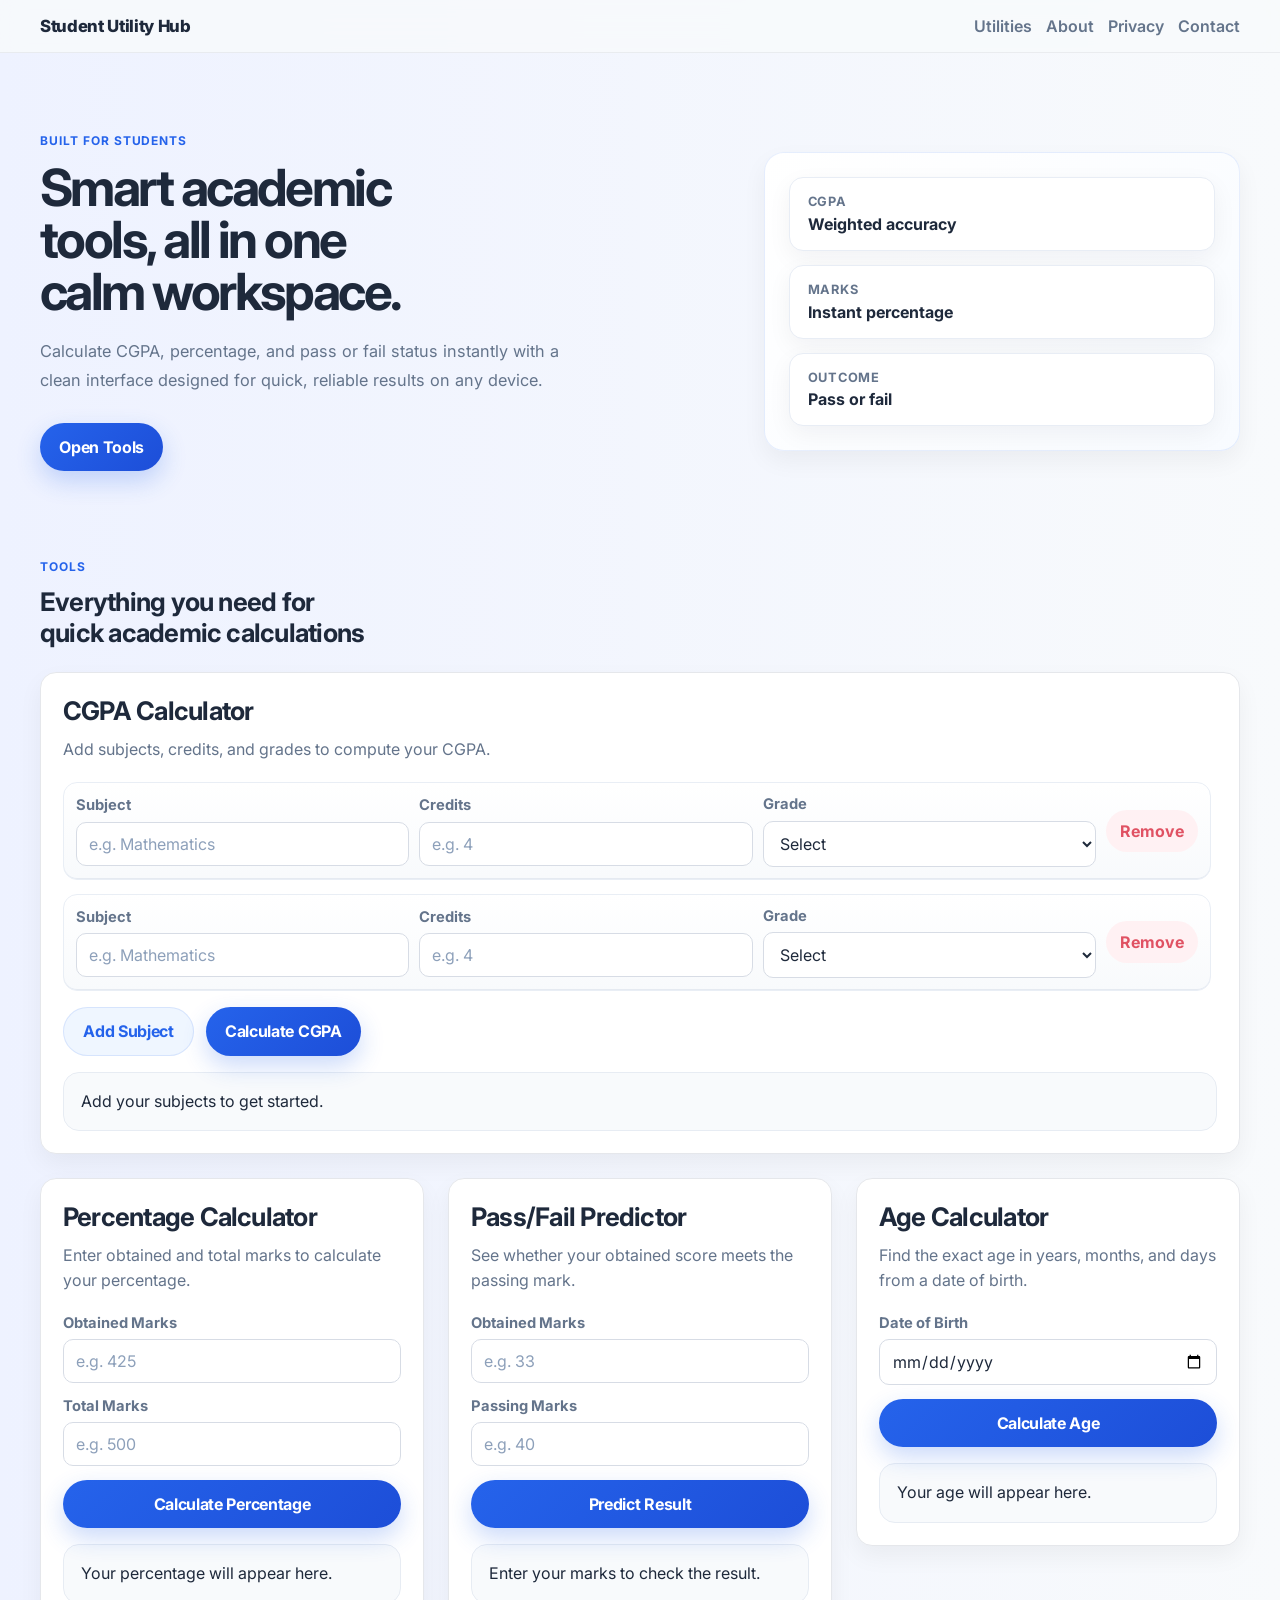
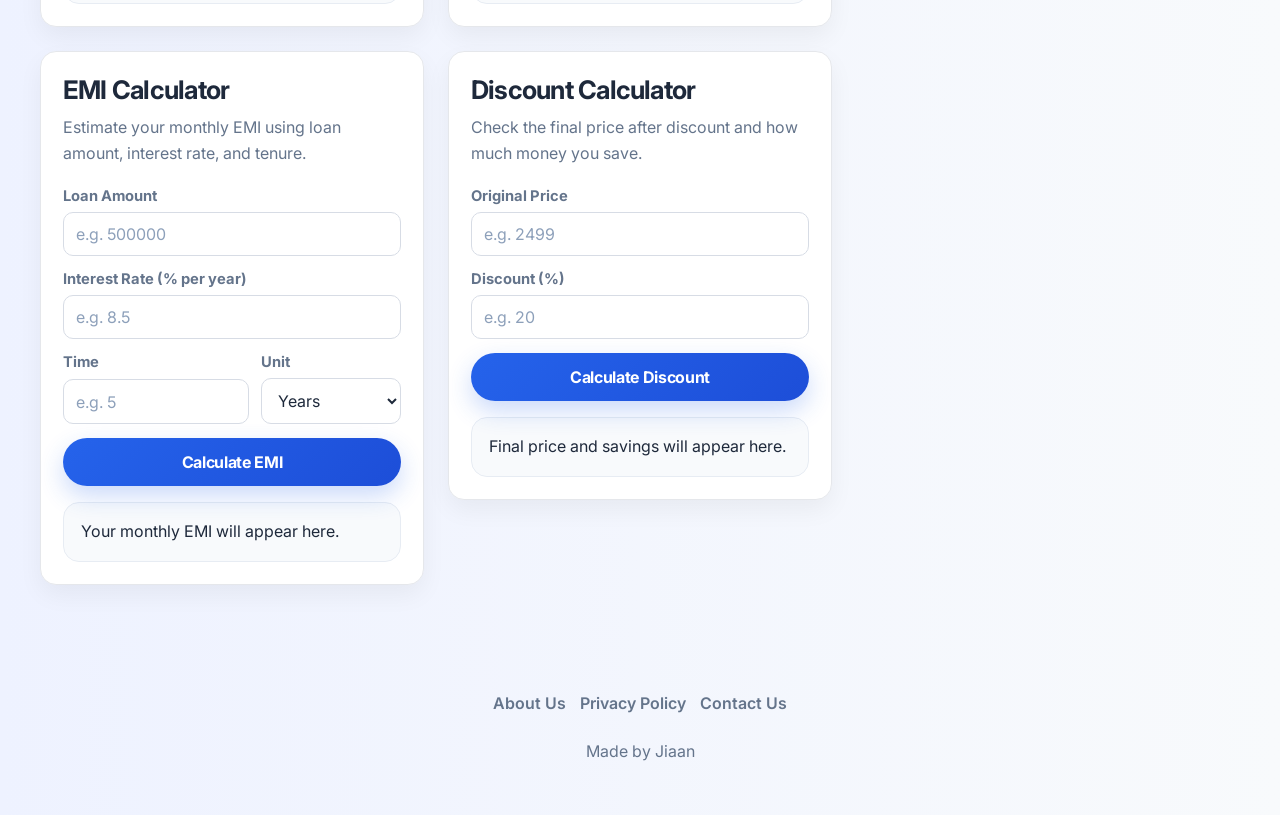
<file: index.html>
<!DOCTYPE html>
<html lang="en">
<head>
  <meta name="google-adsense-account" content="ca-pub-6342407589181909">
  <script async src="https://pagead2.googlesyndication.com/pagead/js/adsbygoogle.js?client=ca-pub-6342407589181909"
       crossorigin="anonymous"></script>
  <meta charset="UTF-8">
  <meta name="viewport" content="width=device-width, initial-scale=1.0">
  <meta
    name="description"
    content="Student Utility Hub offers fast CGPA, percentage, and pass/fail calculations in one clean, mobile-friendly website."
  >
  <title>Student Utility Hub | CGPA, Percentage & Pass/Fail Calculators</title>
  <link rel="preconnect" href="https://fonts.googleapis.com">
  <link rel="preconnect" href="https://fonts.gstatic.com" crossorigin>
  <link
    href="https://fonts.googleapis.com/css2?family=Inter:wght@400;500;600;700;800&display=swap"
    rel="stylesheet"
  >
  <link rel="stylesheet" href="style.css">
</head>
<body>
  <nav class="navbar">
    <div class="container nav-content">
      <a class="brand" href="index.html">Student Utility Hub</a>
      <div class="nav-links">
        <a class="nav-link" href="index.html#tools">Utilities</a>
        <a class="nav-link" href="about.html">About</a>
        <a class="nav-link" href="privacy.html">Privacy</a>
        <a class="nav-link" href="contact.html">Contact</a>
      </div>
    </div>
  </nav>

  <main id="top">
    <section class="hero">
      <div class="container hero-grid">
        <div class="hero-copy">
          <p class="eyebrow">Built for students</p>
          <h1>Smart academic tools, all in one calm workspace.</h1>
          <p class="hero-text">
            Calculate CGPA, percentage, and pass or fail status instantly with a clean interface
            designed for quick, reliable results on any device.
          </p>
          <a class="button button-primary hero-button" href="#tools">Open Tools</a>
        </div>
        <div class="hero-panel" aria-hidden="true">
          <div class="floating-card">
            <span>CGPA</span>
            <strong>Weighted accuracy</strong>
          </div>
          <div class="floating-card">
            <span>Marks</span>
            <strong>Instant percentage</strong>
          </div>
          <div class="floating-card">
            <span>Outcome</span>
            <strong>Pass or fail</strong>
          </div>
        </div>
      </div>
    </section>

    <section class="tools-section" id="tools">
      <div class="container">
        <div class="section-heading">
          <p class="eyebrow">Tools</p>
          <h2>Everything you need for quick academic calculations</h2>
        </div>

        <div class="tools-layout">
          <article class="tool-card tool-card-featured">
            <div class="card-head">
              <h2>CGPA Calculator</h2>
              <p>Add subjects, credits, and grades to compute your CGPA.</p>
            </div>

            <div id="subject-list" class="subject-list" aria-live="polite"></div>

            <div class="card-actions">
              <button class="button button-secondary" id="add-subject-btn" type="button">Add Subject</button>
              <button class="button button-primary" id="calculate-cgpa-btn" type="button">Calculate CGPA</button>
            </div>

            <div class="result-box" id="cgpa-result" role="status" aria-live="polite">
              Add your subjects to get started.
            </div>
          </article>

          <div class="card-grid">
            <article class="tool-card">
              <div class="card-head">
                <h2>Percentage Calculator</h2>
                <p>Enter obtained and total marks to calculate your percentage.</p>
              </div>

              <form id="percentage-form" class="stacked-form" novalidate>
                <label class="field">
                  <span>Obtained Marks</span>
                  <input id="obtained-marks" type="number" min="0" step="0.01" placeholder="e.g. 425">
                </label>

                <label class="field">
                  <span>Total Marks</span>
                  <input id="total-marks" type="number" min="0" step="0.01" placeholder="e.g. 500">
                </label>

                <button class="button button-primary" type="submit">Calculate Percentage</button>
              </form>

              <div class="result-box" id="percentage-result" role="status" aria-live="polite">
                Your percentage will appear here.
              </div>
            </article>

            <article class="tool-card">
              <div class="card-head">
                <h2>Pass/Fail Predictor</h2>
                <p>See whether your obtained score meets the passing mark.</p>
              </div>

              <form id="passfail-form" class="stacked-form" novalidate>
                <label class="field">
                  <span>Obtained Marks</span>
                  <input id="student-score" type="number" min="0" step="0.01" placeholder="e.g. 33">
                </label>

                <label class="field">
                  <span>Passing Marks</span>
                  <input id="passing-score" type="number" min="0" step="0.01" placeholder="e.g. 40">
                </label>

                <button class="button button-primary" type="submit">Predict Result</button>
              </form>

              <div class="result-box" id="passfail-result" role="status" aria-live="polite">
                Enter your marks to check the result.
              </div>
            </article>

            <article class="tool-card">
              <div class="card-head">
                <h2>Age Calculator</h2>
                <p>Find the exact age in years, months, and days from a date of birth.</p>
              </div>

              <form id="age-form" class="stacked-form" novalidate>
                <label class="field">
                  <span>Date of Birth</span>
                  <input id="date-of-birth" type="date">
                </label>

                <button class="button button-primary" type="submit">Calculate Age</button>
              </form>

              <div class="result-box" id="age-result" role="status" aria-live="polite">
                Your age will appear here.
              </div>
            </article>

            <article class="tool-card">
              <div class="card-head">
                <h2>EMI Calculator</h2>
                <p>Estimate your monthly EMI using loan amount, interest rate, and tenure.</p>
              </div>

              <form id="emi-form" class="stacked-form" novalidate>
                <label class="field">
                  <span>Loan Amount</span>
                  <input id="loan-amount" type="number" min="0" step="0.01" placeholder="e.g. 500000">
                </label>

                <label class="field">
                  <span>Interest Rate (% per year)</span>
                  <input id="interest-rate" type="number" min="0" step="0.01" placeholder="e.g. 8.5">
                </label>

                <div class="inline-fields">
                  <label class="field">
                    <span>Time</span>
                    <input id="loan-time" type="number" min="0" step="1" placeholder="e.g. 5">
                  </label>

                  <label class="field">
                    <span>Unit</span>
                    <select id="loan-time-unit">
                      <option value="years">Years</option>
                      <option value="months">Months</option>
                    </select>
                  </label>
                </div>

                <button class="button button-primary" type="submit">Calculate EMI</button>
              </form>

              <div class="result-box" id="emi-result" role="status" aria-live="polite">
                Your monthly EMI will appear here.
              </div>
            </article>

            <article class="tool-card">
              <div class="card-head">
                <h2>Discount Calculator</h2>
                <p>Check the final price after discount and how much money you save.</p>
              </div>

              <form id="discount-form" class="stacked-form" novalidate>
                <label class="field">
                  <span>Original Price</span>
                  <input id="original-price" type="number" min="0" step="0.01" placeholder="e.g. 2499">
                </label>

                <label class="field">
                  <span>Discount (%)</span>
                  <input id="discount-percent" type="number" min="0" step="0.01" placeholder="e.g. 20">
                </label>

                <button class="button button-primary" type="submit">Calculate Discount</button>
              </form>

              <div class="result-box" id="discount-result" role="status" aria-live="polite">
                Final price and savings will appear here.
              </div>
            </article>
          </div>
        </div>
      </div>
    </section>
  </main>

  <footer class="footer">
    <div class="container">
      <div class="footer-links">
        <a class="nav-link" href="about.html">About Us</a>
        <a class="nav-link" href="privacy.html">Privacy Policy</a>
        <a class="nav-link" href="contact.html">Contact Us</a>
      </div>
      <p>Made by Jiaan</p>
    </div>
  </footer>

  <template id="subject-row-template">
    <div class="subject-row">
      <label class="field">
        <span>Subject</span>
        <input class="subject-name" type="text" maxlength="50" placeholder="e.g. Mathematics">
      </label>

      <label class="field">
        <span>Credits</span>
        <input class="subject-credit" type="number" min="0" step="0.5" placeholder="e.g. 4">
      </label>

      <label class="field">
        <span>Grade</span>
        <select class="subject-grade">
          <option value="">Select</option>
          <option value="O">O</option>
          <option value="A+">A+</option>
          <option value="A">A</option>
          <option value="B+">B+</option>
          <option value="B">B</option>
          <option value="C">C</option>
          <option value="F">F</option>
        </select>
      </label>

      <button class="icon-button remove-subject-btn" type="button" aria-label="Remove subject">
        Remove
      </button>
    </div>
  </template>

  <script src="script.js"></script>
</body>
</html>
</file>
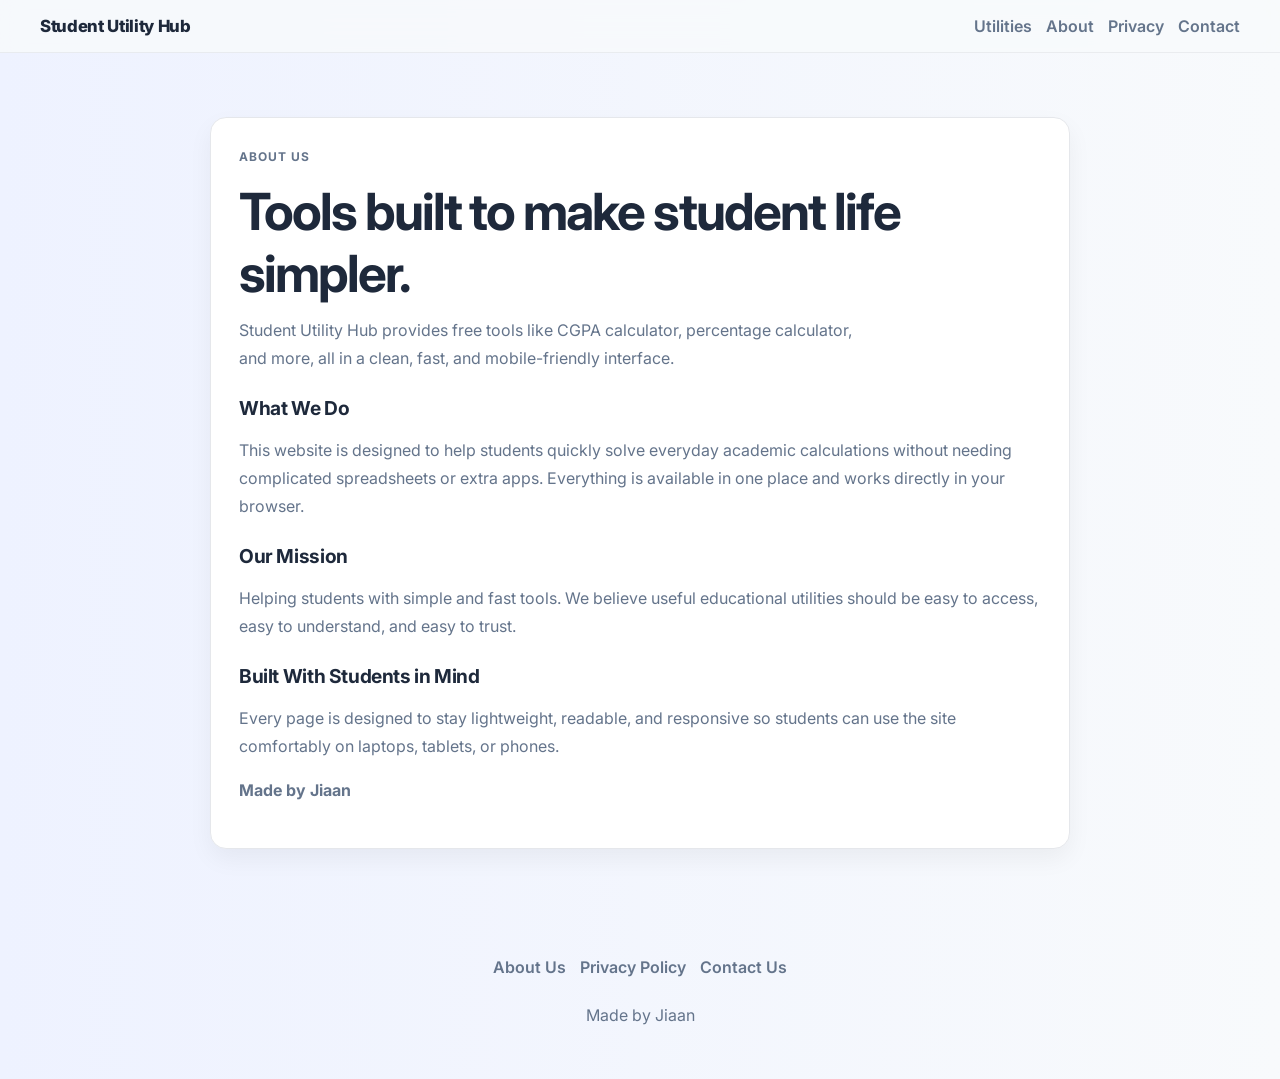
<file: about.html>
<!DOCTYPE html>
<html lang="en">
<head>
  <meta name="google-adsense-account" content="ca-pub-6342407589181909">
  <script async src="https://pagead2.googlesyndication.com/pagead/js/adsbygoogle.js?client=ca-pub-6342407589181909"
       crossorigin="anonymous"></script>
  <meta charset="UTF-8">
  <meta name="viewport" content="width=device-width, initial-scale=1.0">
  <meta
    name="description"
    content="Learn more about Student Utility Hub, its mission, and how it helps students with free academic calculators."
  >
  <title>About Us | Student Utility Hub</title>
  <link rel="preconnect" href="https://fonts.googleapis.com">
  <link rel="preconnect" href="https://fonts.gstatic.com" crossorigin>
  <link
    href="https://fonts.googleapis.com/css2?family=Inter:wght@400;500;600;700;800&display=swap"
    rel="stylesheet"
  >
  <link rel="stylesheet" href="style.css">
</head>
<body>
  <nav class="navbar">
    <div class="container nav-content">
      <a class="brand" href="index.html">Student Utility Hub</a>
      <div class="nav-links">
        <a class="nav-link" href="index.html#tools">Utilities</a>
        <a class="nav-link" href="about.html">About</a>
        <a class="nav-link" href="privacy.html">Privacy</a>
        <a class="nav-link" href="contact.html">Contact</a>
      </div>
    </div>
  </nav>

  <main class="page-shell">
    <div class="container">
      <article class="page-card">
        <p class="eyebrow">About Us</p>
        <h1>Tools built to make student life simpler.</h1>
        <p class="page-intro">
          Student Utility Hub provides free tools like CGPA calculator, percentage calculator, and more,
          all in a clean, fast, and mobile-friendly interface.
        </p>

        <h2>What We Do</h2>
        <p>
          This website is designed to help students quickly solve everyday academic calculations without
          needing complicated spreadsheets or extra apps. Everything is available in one place and works
          directly in your browser.
        </p>

        <h2>Our Mission</h2>
        <p>
          Helping students with simple and fast tools. We believe useful educational utilities should be
          easy to access, easy to understand, and easy to trust.
        </p>

        <h2>Built With Students in Mind</h2>
        <p>
          Every page is designed to stay lightweight, readable, and responsive so students can use the site
          comfortably on laptops, tablets, or phones.
        </p>

        <p><strong>Made by Jiaan</strong></p>
      </article>
    </div>
  </main>

  <footer class="footer">
    <div class="container">
      <div class="footer-links">
        <a class="nav-link" href="about.html">About Us</a>
        <a class="nav-link" href="privacy.html">Privacy Policy</a>
        <a class="nav-link" href="contact.html">Contact Us</a>
      </div>
      <p>Made by Jiaan</p>
    </div>
  </footer>
</body>
</html>
</file>
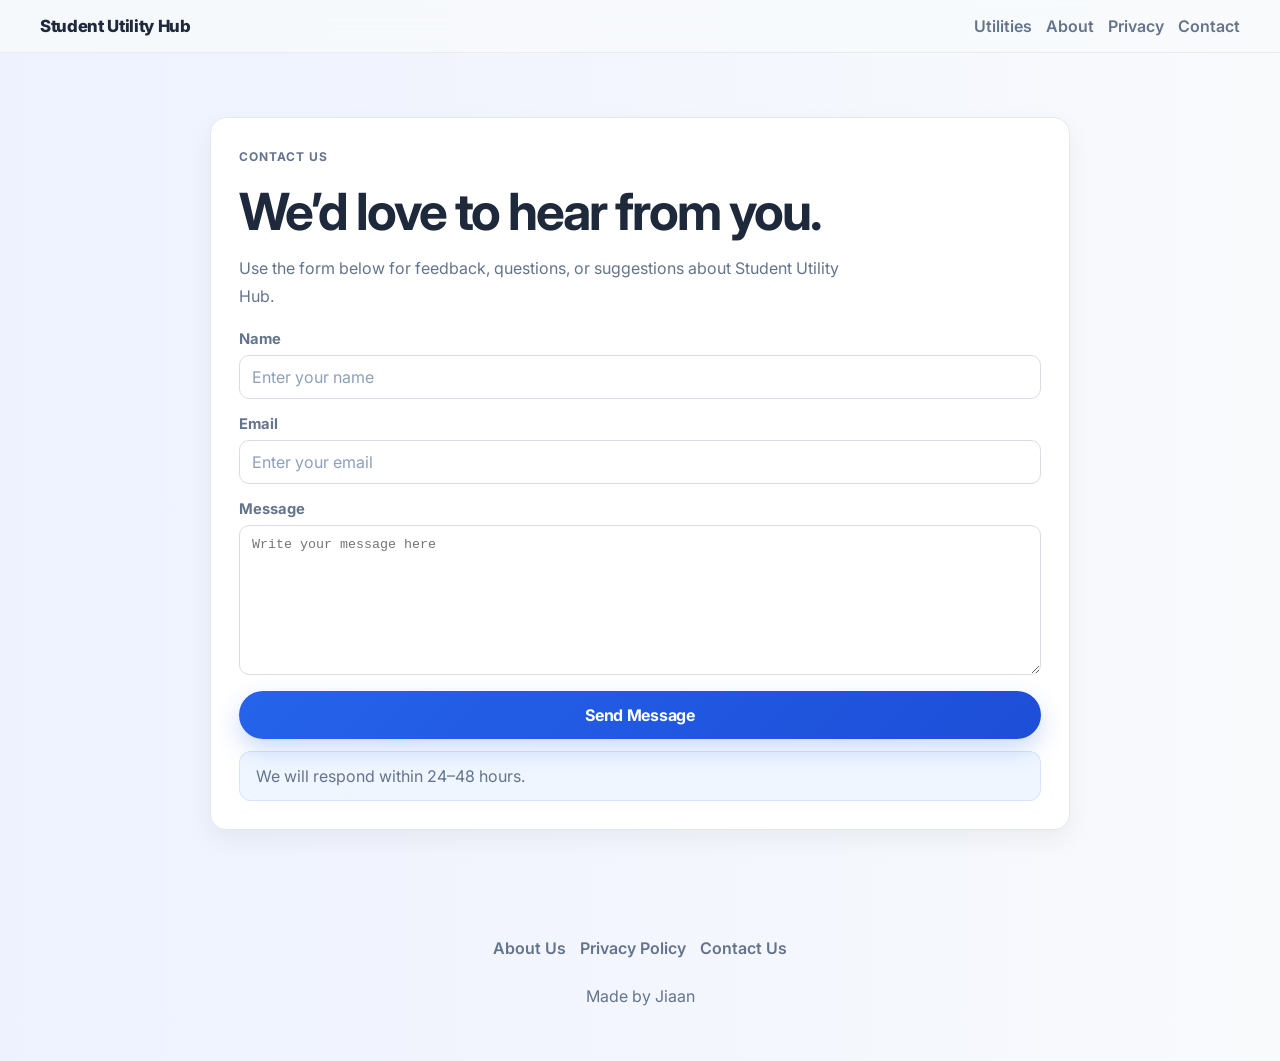
<file: contact.html>
<!DOCTYPE html>
<html lang="en">
<head>
  <meta name="google-adsense-account" content="ca-pub-6342407589181909">
  <script async src="https://pagead2.googlesyndication.com/pagead/js/adsbygoogle.js?client=ca-pub-6342407589181909"
       crossorigin="anonymous"></script>
  <meta charset="UTF-8">
  <meta name="viewport" content="width=device-width, initial-scale=1.0">
  <meta
    name="description"
    content="Contact Student Utility Hub for questions, feedback, or suggestions through a simple contact form."
  >
  <title>Contact Us | Student Utility Hub</title>
  <link rel="preconnect" href="https://fonts.googleapis.com">
  <link rel="preconnect" href="https://fonts.gstatic.com" crossorigin>
  <link
    href="https://fonts.googleapis.com/css2?family=Inter:wght@400;500;600;700;800&display=swap"
    rel="stylesheet"
  >
  <link rel="stylesheet" href="style.css">
</head>
<body>
  <nav class="navbar">
    <div class="container nav-content">
      <a class="brand" href="index.html">Student Utility Hub</a>
      <div class="nav-links">
        <a class="nav-link" href="index.html#tools">Utilities</a>
        <a class="nav-link" href="about.html">About</a>
        <a class="nav-link" href="privacy.html">Privacy</a>
        <a class="nav-link" href="contact.html">Contact</a>
      </div>
    </div>
  </nav>

  <main class="page-shell">
    <div class="container">
      <article class="page-card">
        <p class="eyebrow">Contact Us</p>
        <h1>We’d love to hear from you.</h1>
        <p class="page-intro">
          Use the form below for feedback, questions, or suggestions about Student Utility Hub.
        </p>

        <form class="contact-form" novalidate>
          <label class="field">
            <span>Name</span>
            <input type="text" name="name" placeholder="Enter your name">
          </label>

          <label class="field">
            <span>Email</span>
            <input type="email" name="email" placeholder="Enter your email">
          </label>

          <label class="field">
            <span>Message</span>
            <textarea name="message" placeholder="Write your message here"></textarea>
          </label>

          <button class="button button-primary" type="submit">Send Message</button>
        </form>

        <div class="page-note">We will respond within 24–48 hours.</div>
      </article>
    </div>
  </main>

  <footer class="footer">
    <div class="container">
      <div class="footer-links">
        <a class="nav-link" href="about.html">About Us</a>
        <a class="nav-link" href="privacy.html">Privacy Policy</a>
        <a class="nav-link" href="contact.html">Contact Us</a>
      </div>
      <p>Made by Jiaan</p>
    </div>
  </footer>
</body>
</html>
</file>
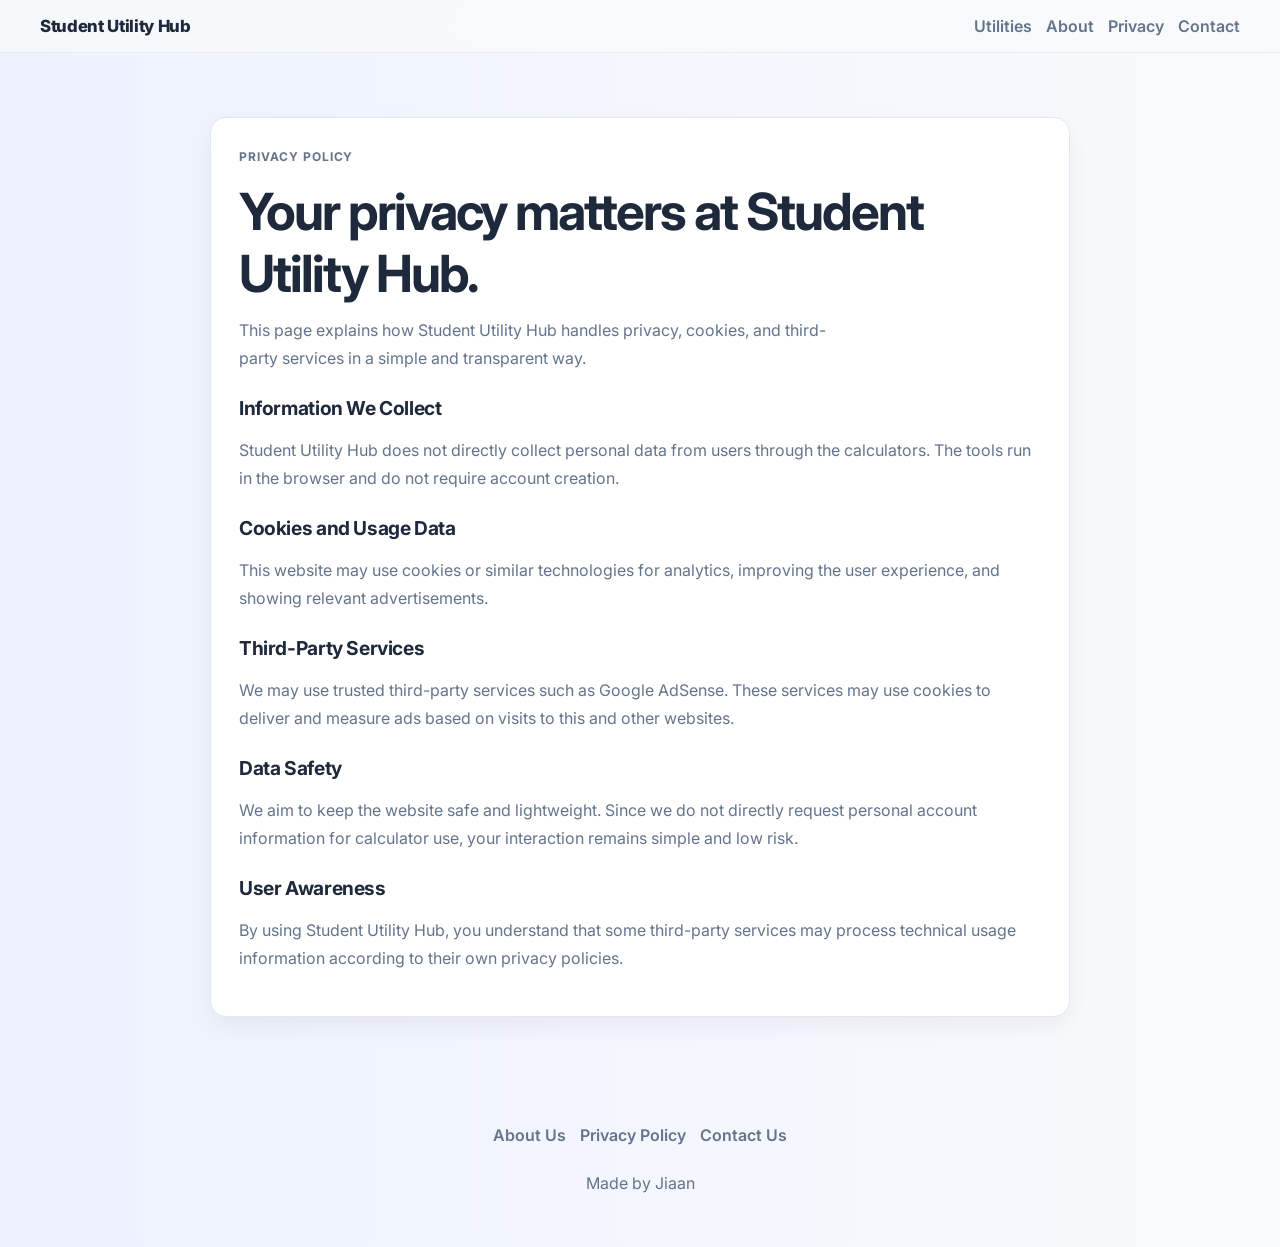
<file: privacy.html>
<!DOCTYPE html>
<html lang="en">
<head>
  <meta name="google-adsense-account" content="ca-pub-6342407589181909">
  <script async src="https://pagead2.googlesyndication.com/pagead/js/adsbygoogle.js?client=ca-pub-6342407589181909"
       crossorigin="anonymous"></script>
  <meta charset="UTF-8">
  <meta name="viewport" content="width=device-width, initial-scale=1.0">
  <meta
    name="description"
    content="Read the Student Utility Hub privacy policy covering cookies, ads, third-party services, and data safety."
  >
  <title>Privacy Policy | Student Utility Hub</title>
  <link rel="preconnect" href="https://fonts.googleapis.com">
  <link rel="preconnect" href="https://fonts.gstatic.com" crossorigin>
  <link
    href="https://fonts.googleapis.com/css2?family=Inter:wght@400;500;600;700;800&display=swap"
    rel="stylesheet"
  >
  <link rel="stylesheet" href="style.css">
</head>
<body>
  <nav class="navbar">
    <div class="container nav-content">
      <a class="brand" href="index.html">Student Utility Hub</a>
      <div class="nav-links">
        <a class="nav-link" href="index.html#tools">Utilities</a>
        <a class="nav-link" href="about.html">About</a>
        <a class="nav-link" href="privacy.html">Privacy</a>
        <a class="nav-link" href="contact.html">Contact</a>
      </div>
    </div>
  </nav>

  <main class="page-shell">
    <div class="container">
      <article class="page-card">
        <p class="eyebrow">Privacy Policy</p>
        <h1>Your privacy matters at Student Utility Hub.</h1>
        <p class="page-intro">
          This page explains how Student Utility Hub handles privacy, cookies, and third-party services in a
          simple and transparent way.
        </p>

        <h2>Information We Collect</h2>
        <p>
          Student Utility Hub does not directly collect personal data from users through the calculators.
          The tools run in the browser and do not require account creation.
        </p>

        <h2>Cookies and Usage Data</h2>
        <p>
          This website may use cookies or similar technologies for analytics, improving the user experience,
          and showing relevant advertisements.
        </p>

        <h2>Third-Party Services</h2>
        <p>
          We may use trusted third-party services such as Google AdSense. These services may use cookies to
          deliver and measure ads based on visits to this and other websites.
        </p>

        <h2>Data Safety</h2>
        <p>
          We aim to keep the website safe and lightweight. Since we do not directly request personal account
          information for calculator use, your interaction remains simple and low risk.
        </p>

        <h2>User Awareness</h2>
        <p>
          By using Student Utility Hub, you understand that some third-party services may process technical
          usage information according to their own privacy policies.
        </p>
      </article>
    </div>
  </main>

  <footer class="footer">
    <div class="container">
      <div class="footer-links">
        <a class="nav-link" href="about.html">About Us</a>
        <a class="nav-link" href="privacy.html">Privacy Policy</a>
        <a class="nav-link" href="contact.html">Contact Us</a>
      </div>
      <p>Made by Jiaan</p>
    </div>
  </footer>
</body>
</html>
</file>
<file: style.css>
:root {
  --bg: #f8fafc;
  --surface: #ffffff;
  --surface-strong: #ffffff;
  --surface-muted: #f8fafc;
  --text: #1e293b;
  --text-soft: #64748b;
  --primary: #2563eb;
  --primary-deep: #1d4ed8;
  --accent: #0ea5e9;
  --danger: #e05263;
  --warning: #f3a738;
  --border: #e5e7eb;
  --shadow: 0 10px 25px rgba(0, 0, 0, 0.05);
  --shadow-hover: 0 18px 38px rgba(37, 99, 235, 0.12);
  --radius-lg: 16px;
  --radius-md: 16px;
  --radius-sm: 10px;
  --container: 1200px;
  --space-1: 8px;
  --space-2: 16px;
  --space-3: 24px;
}

* {
  box-sizing: border-box;
}

html {
  scroll-behavior: smooth;
}

body {
  margin: 0;
  font-family: "Inter", -apple-system, BlinkMacSystemFont, "Segoe UI", sans-serif;
  background: linear-gradient(to right, #eef2ff, #f8fafc);
  color: var(--text);
  overflow-x: hidden;
}

img {
  max-width: 100%;
}

a {
  color: inherit;
  text-decoration: none;
}

button,
input,
select {
  font: inherit;
}

.container {
  width: min(calc(100% - 2rem), var(--container));
  margin: 0 auto;
}

.navbar {
  position: sticky;
  top: 0;
  z-index: 50;
  backdrop-filter: blur(12px);
  background: rgba(248, 250, 252, 0.8);
  border-bottom: 1px solid rgba(17, 24, 39, 0.06);
}

.nav-content {
  display: flex;
  align-items: center;
  justify-content: space-between;
  gap: var(--space-2);
  padding: 1rem 0;
}

.brand {
  font-size: 1.05rem;
  font-weight: 800;
  letter-spacing: -0.02em;
}

.nav-links,
.footer-links {
  display: flex;
  flex-wrap: wrap;
  gap: 14px;
  align-items: center;
}

.nav-link {
  color: var(--text-soft);
  font-weight: 600;
  transition: color 180ms ease;
}

.nav-link:hover,
.nav-link:focus-visible {
  color: var(--primary);
}

.hero {
  padding: 5rem 0 3rem;
}

.hero-grid {
  display: grid;
  gap: var(--space-3);
  align-items: center;
}

.eyebrow {
  margin: 0 0 0.8rem;
  color: var(--primary);
  font-weight: 700;
  letter-spacing: 0.08em;
  text-transform: uppercase;
  font-size: 0.75rem;
}

.hero-copy h1 {
  margin: 0;
  font-size: clamp(2.5rem, 4vw, 4.8rem);
  line-height: 1.02;
  letter-spacing: -0.05em;
  max-width: 11ch;
  animation: fade-up 700ms ease both;
}

.hero-text {
  margin: 1.25rem 0 0;
  max-width: 56ch;
  color: var(--text-soft);
  font-size: 1.02rem;
  line-height: 1.75;
  animation: fade-up 800ms ease both;
}

.hero-button {
  margin-top: 1.75rem;
  animation: fade-up 900ms ease both;
}

.hero-panel {
  display: grid;
  gap: 14px;
  padding: 24px;
  background: linear-gradient(135deg, #ffffff, #f8fbff);
  border: 1px solid rgba(37, 99, 235, 0.1);
  border-radius: 20px;
  box-shadow: var(--shadow);
  animation: fade-up 850ms ease both;
}

.floating-card {
  display: grid;
  gap: 0.3rem;
  padding: 1rem 1.1rem;
  background: #ffffff;
  border: 1px solid #e8edf5;
  border-radius: 14px;
  box-shadow: 0 8px 24px rgba(15, 23, 42, 0.05);
  transition: transform 220ms ease, box-shadow 220ms ease;
}

.floating-card:hover {
  transform: translateY(-3px);
  box-shadow: 0 16px 28px rgba(37, 99, 235, 0.1);
}

.floating-card span {
  color: var(--text-soft);
  font-size: 0.8rem;
  font-weight: 700;
  text-transform: uppercase;
  letter-spacing: 0.06em;
}

.floating-card strong {
  font-size: 1rem;
}

.tools-section {
  padding: 2.5rem 0 5rem;
}

.section-heading {
  margin-bottom: var(--space-3);
}

.section-heading h2,
.card-head h2 {
  margin: 0;
  font-size: clamp(1.5rem, 2vw, 2rem);
  letter-spacing: -0.03em;
}

.section-heading h2 {
  max-width: 20ch;
}

.tools-layout {
  display: grid;
  grid-template-columns: 1fr;
  gap: var(--space-3);
  align-items: start;
}

.card-grid {
  display: grid;
  grid-template-columns: repeat(3, minmax(0, 1fr));
  gap: var(--space-3);
  align-items: start;
}

.tool-card-featured {
  width: 100%;
}

.tool-card {
  width: 100%;
  min-width: 0;
  padding: 22px;
  border-radius: var(--radius-lg);
  background: #ffffff;
  border: 1px solid var(--border);
  box-shadow: var(--shadow);
  overflow: hidden;
  transition:
    transform 0.3s ease,
    box-shadow 0.3s ease,
    border-color 0.3s ease,
    background-color 0.3s ease;
  animation: fade-up 700ms ease both;
}

.tool-card:hover {
  transform: translateY(-4px);
  box-shadow: var(--shadow-hover);
  border-color: rgba(37, 99, 235, 0.16);
}

.card-head p,
.footer p {
  color: var(--text-soft);
}

.card-head p {
  margin: 0.65rem 0 0;
  line-height: 1.6;
  color: #64748b;
}

.subject-list,
.stacked-form {
  display: grid;
  gap: 14px;
  margin-top: 1.25rem;
}

.inline-fields {
  display: grid;
  grid-template-columns: minmax(0, 1fr) 140px;
  gap: 12px;
}

.subject-list {
  max-height: 250px;
  padding-right: 6px;
  overflow-y: auto;
  scrollbar-width: thin;
  scrollbar-color: rgba(37, 99, 235, 0.28) transparent;
}

.subject-list::-webkit-scrollbar {
  width: 8px;
}

.subject-list::-webkit-scrollbar-thumb {
  background: rgba(37, 99, 235, 0.22);
  border-radius: 999px;
}

.subject-list::-webkit-scrollbar-track {
  background: transparent;
}

.subject-row {
  display: flex;
  flex-wrap: wrap;
  align-items: center;
  gap: 10px;
  padding: 12px;
  background: linear-gradient(180deg, #ffffff, #f8fafc);
  border: 1px solid #e9eef5;
  border-radius: 14px;
  box-shadow: inset 0 -1px 0 rgba(226, 232, 240, 0.85);
  animation: row-fade-in 240ms ease both;
}

.field {
  display: grid;
  gap: 0.45rem;
}

.subject-row .field {
  flex: 1 1 150px;
  min-width: 0;
}

.field span {
  font-size: 0.92rem;
  font-weight: 700;
  color: var(--text-soft);
}

.field input,
.field select {
  width: 100%;
  padding: 11px 12px;
  border-radius: var(--radius-sm);
  border: 1px solid #d7dce5;
  background: var(--surface-strong);
  color: var(--text);
  outline: none;
  transition:
    border-color 0.2s ease,
    box-shadow 0.2s ease,
    background-color 0.2s ease,
    transform 0.2s ease;
}

.field input::placeholder {
  color: #8da0ba;
}

.field input:focus,
.field select:focus {
  border-color: rgba(37, 99, 235, 0.65);
  box-shadow: 0 0 0 2px rgba(37, 99, 235, 0.2);
  background-color: #ffffff;
  transform: translateY(-1px);
}

.card-actions {
  display: flex;
  flex-wrap: wrap;
  gap: 12px;
  margin-top: 1rem;
}

.button,
.icon-button {
  border: 0;
  border-radius: 999px;
  cursor: pointer;
  transition:
    transform 0.25s ease,
    box-shadow 0.25s ease,
    background 0.25s ease,
    color 0.25s ease,
    border-color 0.25s ease;
}

.button {
  display: inline-flex;
  align-items: center;
  justify-content: center;
  min-height: 48px;
  padding: 0.85rem 1.2rem;
  font-weight: 700;
  letter-spacing: -0.02em;
}

.button:hover,
.button:focus-visible,
.icon-button:hover,
.icon-button:focus-visible {
  transform: translateY(-2px) scale(1.01);
}

.button-primary {
  color: #fff;
  background: linear-gradient(135deg, #2563eb, #1d4ed8);
  box-shadow: 0 10px 24px rgba(37, 99, 235, 0.24);
}

.button-primary:hover,
.button-primary:focus-visible {
  background: linear-gradient(135deg, #1d4ed8, #1e40af);
  box-shadow: 0 16px 32px rgba(37, 99, 235, 0.28);
}

.button-secondary {
  color: var(--primary);
  background: #eff6ff;
  border: 1px solid rgba(37, 99, 235, 0.12);
}

.button-secondary:hover,
.button-secondary:focus-visible {
  background: #dbeafe;
}

.icon-button {
  width: 92px;
  min-width: 92px;
  min-height: 42px;
  padding: 0.7rem 0.9rem;
  color: var(--danger);
  background: #fff1f3;
  font-weight: 700;
}

.remove-subject-btn {
  flex: 0 0 auto;
  align-self: center;
  margin-left: auto;
  white-space: nowrap;
}

.icon-button:hover,
.icon-button:focus-visible {
  background: rgba(224, 82, 99, 0.18);
  box-shadow: 0 8px 18px rgba(224, 82, 99, 0.15);
}

.result-box {
  margin-top: 1rem;
  padding: 1rem 1.05rem;
  border-radius: var(--radius-md);
  background: var(--surface-muted);
  border: 1px solid #e7ecf3;
  color: var(--text);
  line-height: 1.6;
}

.result-box.success {
  background: rgba(23, 184, 144, 0.12);
  border-color: rgba(23, 184, 144, 0.2);
}

.result-box.error {
  background: rgba(224, 82, 99, 0.1);
  border-color: rgba(224, 82, 99, 0.2);
}

.result-box.warning {
  background: rgba(243, 167, 56, 0.12);
  border-color: rgba(243, 167, 56, 0.24);
}

.footer {
  padding: 1.75rem 0 2.4rem;
  text-align: center;
}

.footer .container {
  display: grid;
  gap: 12px;
  justify-items: center;
}

.page-shell {
  padding: 4rem 0 5rem;
}

.page-card {
  max-width: 860px;
  margin: 0 auto;
  padding: 28px;
  border-radius: var(--radius-lg);
  background: var(--surface);
  border: 1px solid var(--border);
  box-shadow: var(--shadow);
  animation: fade-up 700ms ease both;
}

.page-card h1 {
  margin: 0 0 12px;
  font-size: clamp(2.1rem, 4vw, 3.25rem);
  letter-spacing: -0.04em;
}

.page-card h2 {
  margin: 24px 0 10px;
  font-size: 1.2rem;
  letter-spacing: -0.02em;
}

.page-card p,
.page-card li {
  color: var(--text-soft);
  line-height: 1.75;
}

.page-card ul {
  margin: 0;
  padding-left: 20px;
}

.page-intro {
  margin: 0 0 20px;
  max-width: 62ch;
}

.contact-form {
  display: grid;
  gap: 16px;
  margin-top: 20px;
}

.contact-form textarea {
  width: 100%;
  min-height: 150px;
  padding: 11px 12px;
  border-radius: var(--radius-sm);
  border: 1px solid #d7dce5;
  background: var(--surface-strong);
  color: var(--text);
  resize: vertical;
  outline: none;
  transition:
    border-color 0.2s ease,
    box-shadow 0.2s ease,
    background-color 0.2s ease,
    transform 0.2s ease;
}

.contact-form textarea:focus {
  border-color: rgba(37, 99, 235, 0.65);
  box-shadow: 0 0 0 2px rgba(37, 99, 235, 0.2);
  background-color: #ffffff;
  transform: translateY(-1px);
}

.page-note {
  margin-top: 12px;
  padding: 14px 16px;
  border-radius: 12px;
  background: #eff6ff;
  border: 1px solid rgba(37, 99, 235, 0.12);
  color: var(--text-soft);
}

@keyframes fade-up {
  from {
    opacity: 0;
    transform: translateY(16px);
  }
  to {
    opacity: 1;
    transform: translateY(0);
  }
}

@keyframes row-fade-in {
  from {
    opacity: 0;
    transform: translateY(8px);
  }
  to {
    opacity: 1;
    transform: translateY(0);
  }
}

@media (min-width: 700px) {
  .hero-grid {
    grid-template-columns: minmax(0, 1.25fr) minmax(320px, 0.85fr);
  }
}

@media (max-width: 899px) {
  .card-grid {
    grid-template-columns: repeat(2, minmax(0, 1fr));
  }
}

@media (max-width: 699px) {
  .hero {
    padding-top: 3.3rem;
  }

  .hero-panel {
    padding: 18px;
  }

  .nav-content {
    flex-direction: column;
    align-items: flex-start;
  }
}

@media (max-width: 639px) {
  .tools-layout,
  .card-grid {
    grid-template-columns: minmax(0, 1fr);
  }

  .inline-fields {
    grid-template-columns: minmax(0, 1fr);
  }

  .tool-card {
    padding: 20px;
  }

  .subject-row .field,
  .remove-subject-btn {
    flex-basis: 100%;
  }

  .remove-subject-btn {
    margin-left: 0;
    width: 100%;
    min-width: 0;
  }

  .page-card {
    padding: 22px;
  }
}
</file>
